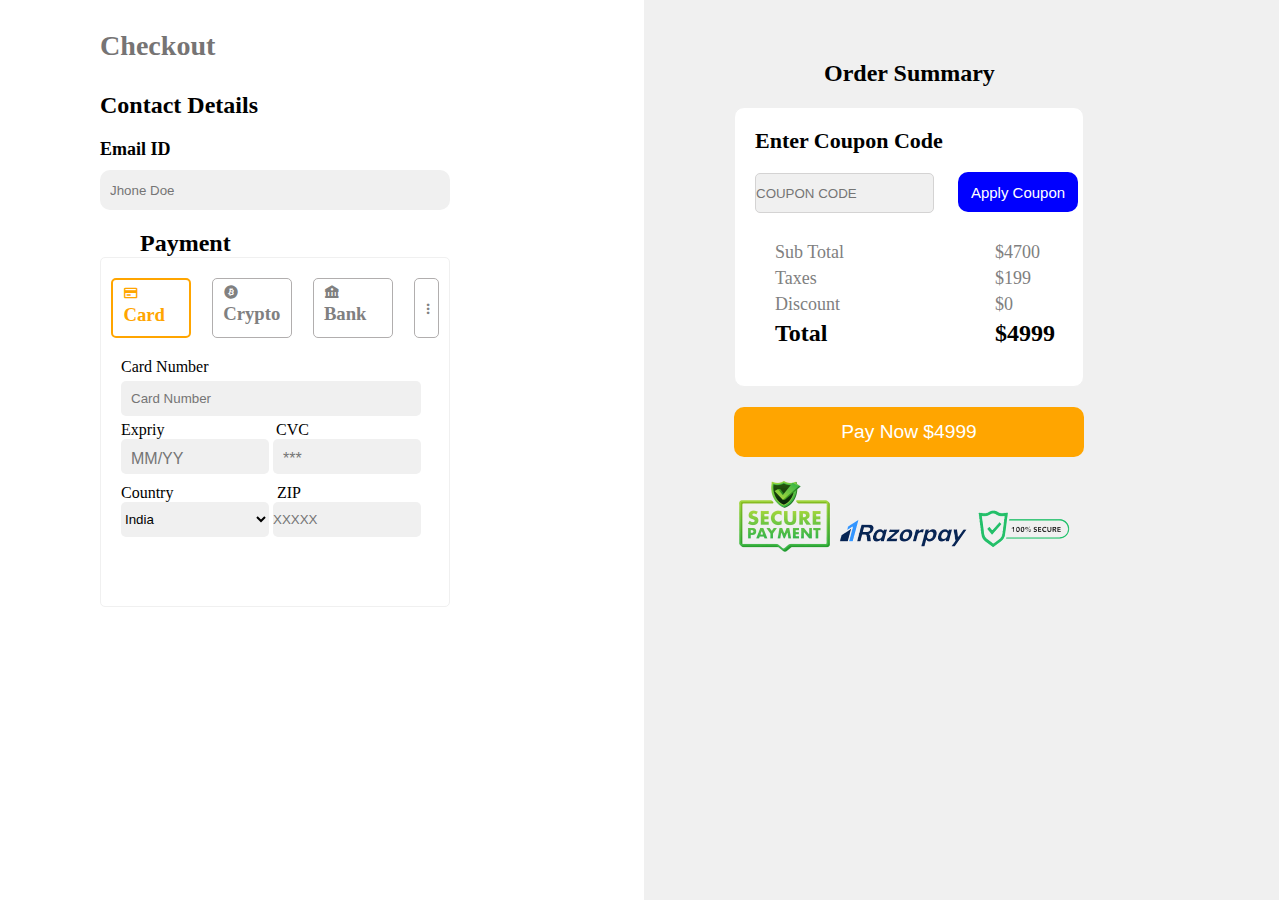
<file: paymentsection.html>
<!DOCTYPE html>
<html lang="en">
<head>
    <meta charset="UTF-8">
    <meta name="viewport" content="width=device-width, initial-scale=1.0">
    <title>Payment Section</title>
    <link rel="stylesheet" href="paymentsectioncss.css">
    <link href='https://unpkg.com/boxicons@2.1.4/css/boxicons.min.css' rel='stylesheet'>
</head>
<body>
    <section class="hero">
        <div class="hero-left">
         <div class="checkout">
            <h3>Checkout</h3> 
         </div>
<div class="contact">
    <h2>Contact Details</h4>
        <div class="email">
            <label for="emails">Email ID</label><br>
            <input type="text" placeholder="Jhone Doe" id="emails">
        </div>  
</div>
<div class="payment-div">
    <h2>Payment</h2>
    <div class="payment-div-main">
        <div class="payment-div-part">
            <div class="card">
                <i class='bx bx-credit-card' style='color:#ffa500'  ></i>
                <h3>Card</h3>
            </div>
            <div class="coin">
                <i class='bx bxl-bitcoin' undefined ></i>
              <h3>Crypto</h3>
            </div>
            <div class="bank">
                <i class='bx bxs-bank' ></i>
                <h3>Bank</h3>
            </div>
            <div class="more">
                <i class='bx bx-dots-vertical-rounded' ></i>
            </div>
        </div>
        <div class="payment-details">
            <label for="cardno">Card Number</label><br>
            <input class="cardno" type="text" placeholder="Card Number"><br>
            <div class="hhhh">
                <label for="Expiredate">Expriy</label>
                <label  class="cvcl" for="CVC">CVC</label><br>
                <input class="expiredate" type="text" placeholder="MM/YY">
                <input class="cvc" type="text" placeholder="***">
            </div>
            
            <div class="kkkk">
                <label for="Country">Country</label>
                <label class="zipcodeee" for="zip">ZIP</label>
            </div>
            <!-- <div class="country"> -->
                <select class="country" name="" id="">
                    <option value="1">India</option>
                    <option value="2">USA</option>
                </select>
            <!-- </div> -->
            <input class="zipcode" type="text" placeholder="XXXXX">
        </div>
    </div>
    
</div>


        </div>
<div class="hero-right">
<div class="center-div">
    <h3>Order Summary</h3>
</div>
<div class="payment-total">
    <div class="coupon-section">
        <div class="couponhead">
            <h4 >Enter Coupon Code</h4>
        </div>
        <br>
        <div class="inputcoupon"> <input type="text" placeholder="COUPON CODE">
            <button class="couponbtn">Apply Coupon</button>
        </div>
    </div>
    <div class="total-section">
        <div class="total-section-p">
            <div class="kmm"><p>Sub Total</p></div>
            <p class="kkk">$4700</p>
        </div><br>
        <div class="total-section-p">
           <div class="kmm"> <p>Taxes</p></div>
            <p class="kkk">$199</p>
        </div><br>
        <div class="total-section-p">
           <div class="kmm">
            <p>Discount</p>
           </div> 
            <p class="kkk">$0</p></div><br>
        <div class="total-section-p">
            <div class="kmm">
                <h1>Total</h1>
            </div>
            <h1 class="kkk">$4999</h1>
        </div><br>
    </div>
   </div>
<button class="totalamountbtn">
<p>Pay Now $4999</p>
</button>
<div class="payment-img">
    <div class="payment-img-kk">
        <img src="/secureimge.png" alt="">
    </div>
    <div class="payment-img-kk">
        <img src="razorpayimg.png" alt="">
    </div>
    <div class="payment-img-kk">
        <img src="securepaymentimge.png" alt="">
    </div>
</div>
</div>
    </section>
</body>

</html>
</file>
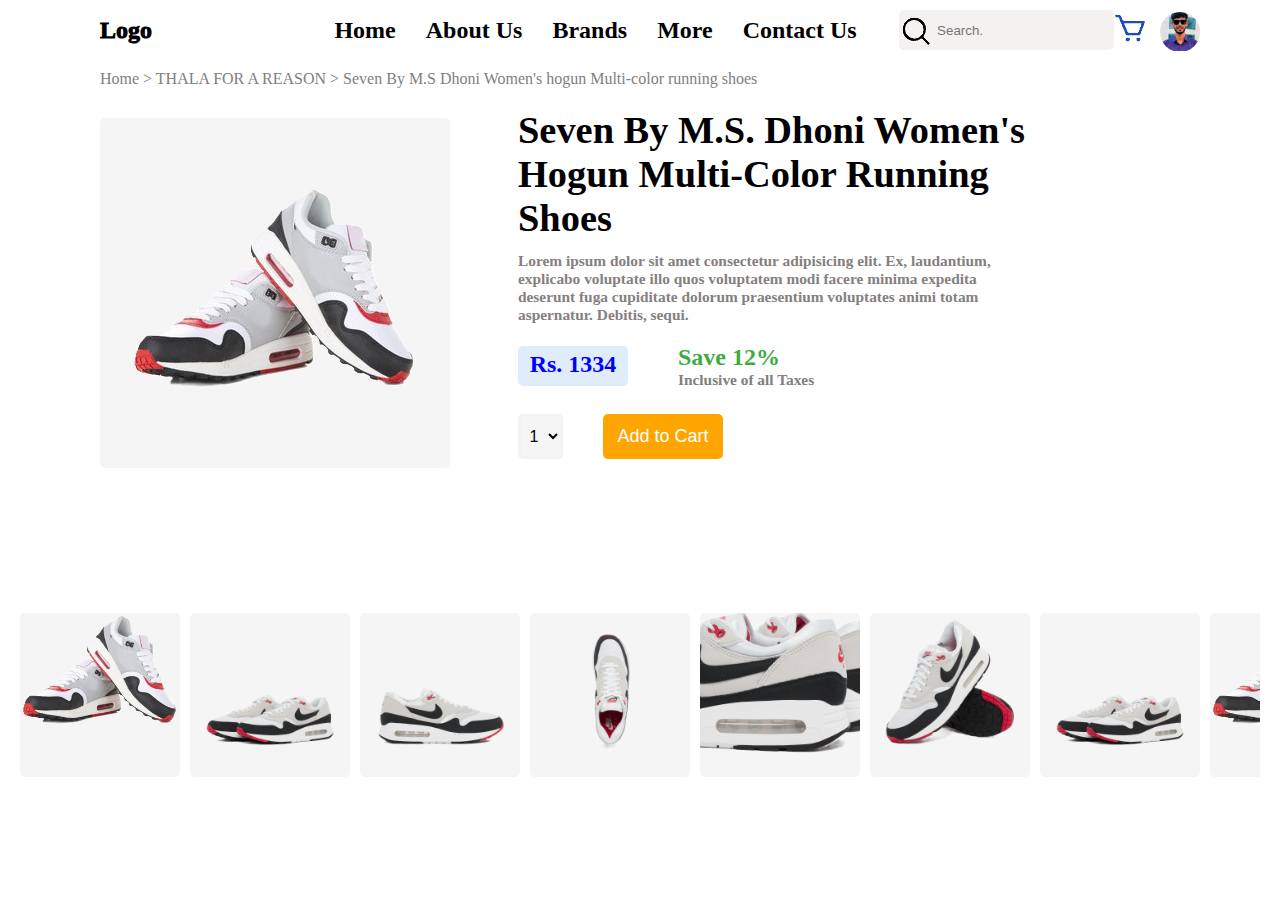
<file: product.html>
<!DOCTYPE html>
<html lang="en">
<head>
    <meta charset="UTF-8">
    <meta name="viewport" content="width=device-width, initial-scale=1.0">
    <title>Product</title>
    <link rel="stylesheet" href="productcss.css">
</head>
<body>
    <div class="product">
        <div class="navbar">
            <div class="logo">
                <p>Logo</p>
            </div>
            <ul class="navsection">
                <li><a href="#">Home</a></li>
                <li><a href="#">About Us</a></li>
                 <li><a href="#">Brands</a></li>
                 <li><a href="#">More</a></li>
                <li><a href="#">Contact Us</a></li> 
            </ul>
            <div class="searchbar">
                <div class="searchicon">
                    <img src="/search-regular-24.png" alt="searchbar"/>
                </div>
                <div class="searchinput">
                    <input type="text" placeholder="Search.">
                </div>
            </div>
            <div class="cart">
                <img src="/cart-regular-24 (1).png" alt="cart">
            </div>
            <div class="profilpic">
                <img src="/profile.png" alt="Profile">
            </div>
        </div>
<div class="navigation">
<p>Home > THALA FOR A REASON > Seven By M.S Dhoni Women's hogun Multi-color running shoes</p>
</div>

     <!-- hero section -->
     <section class="hero">
                  <div class="hero-left">
                    <div class="product-main-img">
                        <img src="/shoes imgre.png" alt="">
                    </div>
                  </div>
             <div class="hero-right">
                 <h1>Seven By M.S. Dhoni Women's Hogun Multi-Color Running Shoes</h1>
                 <p>Lorem ipsum dolor sit amet consectetur adipisicing elit. Ex, laudantium, explicabo voluptate illo quos voluptatem modi facere minima expedita deserunt fuga cupiditate dolorum praesentium voluptates animi totam aspernatur. Debitis, sequi.</p>
                <div class="rate">
                    <div class="price">
                        <p>Rs. 1334</p>
                    </div>
                    <div class="discount">
                     <h2 class="dis-rate">Save 12%</h2>
                     <p>Inclusive of all Taxes</p>
                    </div>
                </div>
                <div class="quntity">
                    <div class="value">
                        <select class="number-dropdown" name="number">
                            <option value="1">1</option>
                            <option value="2">2</option>
                            <option value="3">3</option>
                            <option value="4">4</option>
                            <option value="5">5</option>
                        </select>
                    </div>
                    <a href="/shoping-cart.html" target="_blank"><button class="addcart">
                        Add to Cart
                    </button></a>
                    
                </div>
                </div>
               </section>
               <!-- bottom gallry  -->
               <section class="gallery">
               
                <div class="scroll-container">
                    <div class="image-wrapper">
                        <img src="shoes imgre.png" alt="Image 1">
                    </div>
                    <div class="image-wrapper">
                        <img src="imge8.png" alt="Image 2">
                    </div>
                    <div class="image-wrapper">
                        <img src="imge4.png" alt="Image 3">
                    </div>
                    <div class="image-wrapper">
                        <img src="imge5.png" alt="Image 4">
                    </div>
                    <div class="image-wrapper">
                        <img src="imge6.png" alt="Image 5">
                    </div>
                    <div class="image-wrapper">
                        <img src="imge7.png" alt="Image 4">
                    </div>
                    <div class="image-wrapper">
                        <img src="imge8.png" alt="Image 5">
                    </div>
                    <div class="image-wrapper">
                        <img src="shoes imgre.png" alt="Image 4">
                    </div>
            
                </div>
            </section>
        </div>
</body>
</html>
</file>
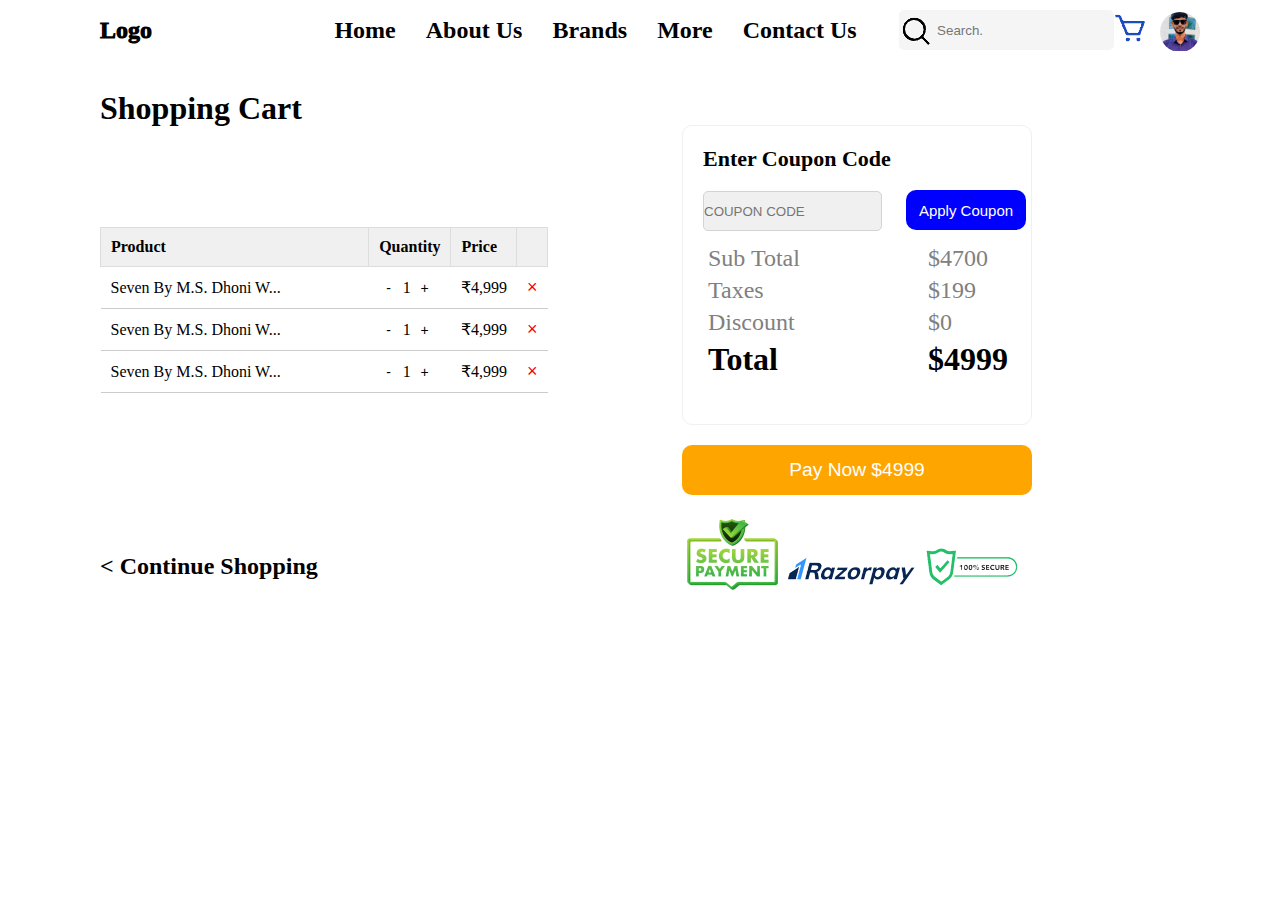
<file: shoping-cart.html>
<!DOCTYPE html>
<html lang="en">
<head>
    <meta charset="UTF-8">
    <meta name="viewport" content="width=device-width, initial-scale=1.0">
    <title>Cart</title>
    <link rel="stylesheet" href="cartcss.css">
</head>
<body>
    <div class="navbar">
        <div class="logo">
            <p>Logo</p>
        </div>
        <ul class="navsection">
            <li><a href="#">Home</a></li>
            <li><a href="#">About Us</a></li>
             <li><a href="#">Brands</a></li>
             <li><a href="#">More</a></li>
            <li><a href="#">Contact Us</a></li> 
        </ul>
        <div class="searchbar">
            <div class="searchicon">
                <img src="/search-regular-24.png" alt="searchbar"/>
            </div>
            <div class="searchinput">
                <input type="text" placeholder="Search.">
            </div>
        </div>
        <div class="cart">
            <img src="/cart-regular-24 (1).png" alt="cart">
        </div>
        <div class="profilpic">
            <img src="/profile.png" alt="Profile">
        </div>
    </div>
  <!-- hero section -->
<section class="hero">
<div class="hero-left">
<h1>Shopping Cart</h1>
<div class="tablediv">
    <table class="product-table">
        <thead>
            <tr>
                <th>Product</th>
                <th>Quantity</th>
                <th>Price</th>
                <th></th>
            </tr>
        </thead>
        <tbody>
            <tr>
                <td>Seven By M.S. Dhoni W...</td>
                <td>
                    <button class="quantity-btn">-</button>
                    <span>1</span>
                    <button class="quantity-btn">+</button>
                </td>
                <td>₹4,999</td>
                <td><button class="delete-btn">×</button></td>
            </tr>
            <tr>
                <td>Seven By M.S. Dhoni W...</td>
                <td>
                    <button class="quantity-btn">-</button>
                    <span>1</span>
                    <button class="quantity-btn">+</button>
                </td>
                <td>₹4,999</td>
                <td><button class="delete-btn">×</button></td>
            </tr>
            <tr>
                <td>Seven By M.S. Dhoni W...</td>
                <td>
                    <button class="quantity-btn">-</button>
                    <span>1</span>
                    <button class="quantity-btn">+</button>
                </td>
                <td>₹4,999</td>
                <td><button class="delete-btn">×</button></td>
            </tr>
        </tbody>
    </table>
</div>
<div class="contuine-shoping">
    <h2> < Continue Shopping</h2>
</div>
</div>
<div class="hero-right">
   <div class="payment-total">
    <div class="coupon-section">
        <div class="couponhead">
            <h4 >Enter Coupon Code</h4>
        </div>
        <br>
        <div class="inputcoupon"> <input type="text" placeholder="COUPON CODE">
            <button class="couponbtn">Apply Coupon</button>
        </div>
    </div>
    <div class="total-section">
        <div class="total-section-p">
            <div class="kmm"><p>Sub Total</p></div>
            <p class="kkk">$4700</p>
        </div><br>
        <div class="total-section-p">
           <div class="kmm"> <p>Taxes</p></div>
            <p class="kkk">$199</p>
        </div><br>
        <div class="total-section-p">
           <div class="kmm">
            <p>Discount</p>
           </div> 
            <p class="kkk">$0</p></div><br>
        <div class="total-section-p">
            <div class="kmm">
                <h1>Total</h1>
            </div>
            <h1 class="kkk">$4999</h1>
        </div><br>
    </div>
   </div>
   <a href="/paymentsection.html" target="_blank"><button class="totalamountbtn">
    <p>Pay Now $4999</p>
    </button></a>

<div class="payment-img">
    <div class="payment-img-kk">
        <img src="/secureimge.png" alt="">
    </div>
    <div class="payment-img-kk">
        <img src="razorpayimg.png" alt="">
    </div>
    <div class="payment-img-kk">
        <img src="securepaymentimge.png" alt="">
    </div>
</div>
</div>


</section>
</body>
</html>
</file>
<file: paymentsectioncss.css>
*{
    margin: 0;
    padding: 0; /* It's often useful to include padding reset as well */
    box-sizing: border-box;
}
body{
    width: 100vw;
    height: 100vh;
    overflow: hidden;
}
.hero { 
    display: inline-block;
    width: 100vw;
    height: 100vh;
}
.hero-left {
    padding-left: 60px;
    height: 100vh;
    width: 50vw;
    display: inline-block;
    vertical-align: top;
}

.checkout{
margin-top: 30px;
margin-left: 40px;
font-size: x-large;
color: #767474;
}
.contact{
    margin-top: 30px;
    margin-left: 40px;
}
.email{
    margin-top: 20px;
}
.email label{
    font-size: large;
    font-weight: 700;
}
.email input{
    margin-top: 10px;
    background-color: #f0f0f0;
    height: 40px;
    width: 350px;
    border: none;
    border-radius: 10px;
    padding-left: 10px;
}
.email input:focus{
    outline: none;
}
.payment-div{
    width: 450px;
    height: 450px;
    margin-top: 10px;
    margin-left: 40px;
}

.payment-div h2{
    margin-top: 20px;
    margin-left: 40px;
}
.payment-div-main{
    border: 1.5px solid #f0f0f0;
    width: 350px;
    height: 350px;
    border-radius: 5px;
}
.payment-div-part{
    margin-top: 20px;
   display: flex;
   justify-content: space-around;
}
.card{
    display: inline;
    padding-top: 5px;
    padding-left: 10px;
    width: 80px;
    height: 60px;
    border: 2px solid orange;
 color: orange;
 border-radius: 5px;  
 cursor: pointer;
}
.coin{
    display: inline;
    padding-top: 5px;
    padding-left: 10px;
    width: 80px;
    height: 60px;
    border: 1px solid rgb(177, 174, 174);
 color: gray;
 border-radius: 5px ;
 cursor: pointer;
}
.bank{
    display: inline;
    padding-top: 5px;
    padding-left: 10px;
    width: 80px;
    height: 60px;
    border: 1px solid rgb(177, 174, 174);
 color: gray;
 border-radius: 5px ;
 cursor: pointer;
}
.more{
    cursor: pointer;
    display: inline;
    padding-top: 22px;
    padding-left: 5px;
    width: 25px;
    height: 60px;
    border: 1px solid rgb(177, 174, 174);
 color: gray;
 border-radius: 5px    ;
}
.payment-details{
    margin-top: 20px;
    margin-left: 20px;
}
.payment-details input:focus{
    outline: none;
}
.cardno{
    margin-top: 5px;
    height: 35px;
    width: 300px;
    background-color: #f0f0f0;
    border-radius: 5px;
    border: none;
      padding: 10px;
}
.hhhh{
    margin-top: 5px;
}
.cvcl{
    float: right;
    margin-right: 140px;
}
.cvc, .expiredate{
    padding-top: 5px;
    font-size: medium;
    padding-left: 10px;
    border: none;
    height: 35px;
    width: 148px;
    border-radius: 5px;
    background-color: #f0f0f0;
}
.kkkk{
    margin-top: 10px;
}
.zipcodeee{
    float: right;
    margin-right: 148px;
}
.country,.zipcode{
  border-radius: 5px;
    background-color: #f0f0f0;
    height: 35px;
    width: 148px;
    border: none;
}
.hero-right{
    width: 49.6vw;
    height: 100vh;
background-color: #f0f0f0;
display: inline-block;
vertical-align: top;
}
.center-div h3{
    margin-top: 60px;
    margin-left: 180px;
    font-size: x-large;
}
.payment-total{
    margin-top: 20px;
    margin-left: 90px;
    background-color: white;
    height: 280px;
    width: 350px;
    border-radius: 10px;
    border: 1.5px solid #f0f0f0;
}
.couponhead{
    font-size: 22px;
    margin-top: 20px;
    padding-left: 20px;
}
.inputcoupon{
    border:none;
    border-radius: 5px;
    height: 40px;
    margin-left: 20px;
}
.inputcoupon input{
    border:none;
    border-radius: 5px;
    border: 1.5px solid #d4d3d3;
    background-color: #f0f0f0;
    height: 40px;
}
.inputcoupon input:focus{
    outline: none;
}
.couponbtn{
    margin-left: 20px;
    background-color: blue;
    border: none;
    border-radius: 10px;
    color: white;
    height: 40px;
    font-size: 15px;
    width: 120px;
}
.couponbtn:hover{
    cursor: pointer;
}
.total-section{
    display: inline-block;
    width: 400px;
    margin-left: 20px;
    margin-top: 10px;
    padding: 20px;
}
.total-section-p{
    display: inline-block;
}
.kmm{
    display: inline-block;
    margin-bottom: 5px;
    width: 120px;
}
.kkk{
    margin-left: 100px;
    float: right;
}
.total-section-p p{
    display: inline;
    color: grey;
    font-size: large;
}
.total-section-p h1{
    font-size: x-large;
}
.totalamountbtn{
    background-color: orange;
    margin-top: 20px;
    border-radius: 10px;
    height: 50px;
    width: 350px;
    color: white;
    font-size: larger;
    display: flex;
    justify-content: center;
    align-items: center;
    border: none;
    margin-left: 90px;
}
.totalamountbtn:hover{
    cursor: pointer;
}
.payment-img{
    margin-left: 90px;
    margin-top: 20px;
    width: 350px;
}
.payment-img-kk{
    display: inline;
}
</file>
<file: productcss.css>
*{
    margin: 0;
    padding: 0; /* It's often useful to include padding reset as well */
    box-sizing: border-box;
}
body{
    width: 100vw;
    height: 100vh;
    overflow: hidden;
}
.product{
    width: 100vw;
    height: 100vh;
}
.navbar{
    display: flex;
    align-items: center;
    height: 60px;
    width: 100%;
    /* background-color: aqua; */
    padding: 0 50px; /* Add padding for spacing */
    justify-content: space-between; /* Align items to ends */
}
.logo{
margin-left: 50px
}
.logo p{
    font-weight: 1000;
    font-size: x-large;
}
.navsection{
    display: flex;
margin-left: 170px;
    list-style-type: none;
}
.navsection li{
    margin-right: 30px;
}
.navsection li a {
    font-size:x-large;
    font-weight: 900;
    color: rgb(0, 0, 0);
    text-decoration: none;
}
.searchbar{
    background-color: rgb(244, 241, 241);
    height: 40px;
    width: 50px;
    border-radius: 5px;
display: flex;
margin-right: 140px;
}
.searchicon{
    height: 40px;
}
.searchicon img{
    margin-top: 4px;
}
.searchicon:hover{
    cursor: pointer;
    box-shadow: 10px 5px 10px rgb(244, 241, 241);;
}
.searchinput{
    margin-left: 5px;
    border-radius: 5px;
}
.searchinput input{
    border:none;
    border-radius: 5px;
    background-color: rgb(244, 241, 241);;
    height: 40px;
}
.searchinput input:focus{
    outline: none;
}
.cart{
    margin-left: 10px;
}
.cart:hover{
    cursor: pointer;
}
.profilpic{
    margin-top: 4px;
    margin-right: 30px;
    height: 40px;
    width: 40px;
    border-radius: 50%;
    overflow: hidden;
}
.profilpic:hover{
    cursor: pointer;
}
.navigation{
    margin: 10px;
    margin-left: 100px;
    color: gray;
    cursor: pointer;
}
.hero {
    display: inline-block;
    width: 100vw;
    height: 55vh;
}
.hero-left {
    width: 30vw;
    display: inline-block;
    vertical-align: top;
    margin-top: 20px;
    margin-left: 100px;
}
.product-main-img{
    height: 350px;
    width: 350px;
    background-color: #f5f5f5;
    border-radius: 5px;
    display: flex;
    justify-content: center;
    align-items: center;
}

.hero-right {
    margin-left: 30px;
    margin-top: 10px;
    width: 40vw;
    display: inline-block;
    vertical-align: top;
}
.hero-right a{
    text-decoration: none;
}
.hero-right h1 {
    font-size: 3vw;
    margin-bottom: 0.3em;
}

.hero-right p {
    font-size: 1.2vw;
    font-weight: 800;
    color: rgb(133, 128, 128);
}
.rate{
    height: 80px;
    width: 400px;
    display: flex;
    align-items: center;
    
}
.price{
    /* margin-left: 20px; */
    margin-top: 4px;
    height: 40px;
    width: 110px;
    border-radius: 5px;
    background-color: rgb(222, 236, 252);
}
.price p{
    display: flex;
    justify-content: center;
    padding-top: 5px;
    font-size: x-large;
    color:blue;
}
.discount{
    /* background-color: aqua; */
    height: 40px;
    width: 200px;
    margin-left: 50px;
}

.discount p{
    color: gray;
}
.dis-rate{
    font-weight: 900p;
    color: rgb(62, 172, 62);
}
.quntity{
    margin-top: 10px;
    display: flex;
}
.value{
    display: flex;
    justify-content: center;
    align-items: center;
    height: 45px;
    width: 45px;
    background-color: rgb(244, 241, 241);
    border-radius: 5px;
}
.value select{
    outline: none;
    height: 40px;
    width: 40px;
    background-color:  #f5f5f5;
}
.number-dropdown {
    border: none;
    outline: none; /* Removes the outline when focused */
    padding: 5px; /* Optional padding for a better look */
    background-color: #f0f0f0; /* Optional background color */
    font-size: 16px;
}
.addcart{
    cursor: pointer;
    border: none;
    display: flex;
    justify-content: center;
    align-items: center;
    height: 45px;
    width: 120px;
    color: white;
    margin-left: 40px;
    border-radius: 5px;
    font-size: large;
    background-color: orange;
}
 /* Styling the gallery section */
 .gallery {
    padding: 20px;
    /* background-color: #f5f5f5; */
}

/* Heading style for the gallery */
.gallery h2 {
    text-align: center;
    margin-bottom: 20px;
    font-size: 24px;
}

/* Scroll container styling */
.scroll-container {
    display: flex;
    overflow-x: auto;
    padding-bottom: 10px; /* Spacing for better visibility */
    scrollbar-width: none; /* Hide scrollbar for Firefox */
}

.scroll-container::-webkit-scrollbar {
    display: none; /* Hide scrollbar for Chrome, Safari, and Edge */
}

/* Individual image container */
.image-wrapper {
    background-color: #f5f5f5;
    border-radius: 5px;
    flex: 0 0 auto;
    margin-right: 10px;
}

/* Image styling */
.image-wrapper img {
    width: 160px; /* Adjust size as needed */
    height: auto;
    border-radius: 8px; /* Rounded corners for a nicer look */
}
</file>
<file: cartcss.css>
*{
    margin: 0;
    padding: 0; /* It's often useful to include padding reset as well */
    box-sizing: border-box;
}
body{
    width: 100vw;
    height: 100vh;
    overflow: hidden;
}
.navbar{
    display: flex;
    align-items: center;
    height: 60px;
    width: 100%;
    /* background-color: aqua; */
    padding: 0 50px; /* Add padding for spacing */
    justify-content: space-between; /* Align items to ends */
}
.logo{
margin-left: 50px
}
.logo p{
    font-weight: 1000;
    font-size: x-large;
}
.navsection{
    display: flex;
margin-left: 170px;
    list-style-type: none;
}
.navsection li{
    margin-right: 30px;
}
.navsection li a {
    font-size:x-large;
    font-weight: 900;
    color: rgb(0, 0, 0);
    text-decoration: none;
}
.searchbar{
    background-color: #f5f5f5;
    height: 40px;
    width: 50px;
    border-radius: 5px;
display: flex;
margin-right: 140px;
}
.searchicon{
    height: 40px;
}
.searchicon img{
    margin-top: 4px;
}
.searchicon:hover{
    cursor: pointer;
    box-shadow: 10px 5px 10px rgb(206, 202, 202);
}
.searchinput{
    margin-left: 5px;
    border-radius: 5px;
}
.searchinput input{
    border:none;
    border-radius: 5px;
    background-color: #f5f5f5;
    height: 40px;
}
.searchinput input:focus{
    outline: none;
}
.cart{
    margin-left: 10px;
}
.cart:hover{
    cursor: pointer;
}
.profilpic{
    margin-top: 4px;
    margin-right: 30px;
    height: 40px;
    width: 40px;
    border-radius: 50%;
    overflow: hidden;
}
.profilpic:hover{
    cursor: pointer;
}
.hero{
    display: inline-block;
    width: 100vw;
    height: 60vh;
}
.hero-left{
    width: 35vw;
    display: inline-block;
    vertical-align: top;
    margin-top: 30px;
    margin-left: 100px;
}
.hero-right a{
    text-decoration: none;
}
.hero-left h1{
    font-size: xx-large;

}
.tablediv{
margin-top: 100px;
}
table {
    width: 100%;
    border-collapse: collapse;
}

thead th {
    width: 100%;
    text-align: left;
    background-color: #f0f0f0;
    padding: 10px;
    font-weight: bold;
    border: 1px solid #ddd;
}

tbody td {   
    padding: 10px;
    border-bottom: 1px solid #ccc;
}

.product-table {
    width: 100%;
    /* margin: auto; */
    border-radius: 4px;
    background-color: white;
}

.quantity-btn {
    height: 20px;
    width: 20px;
    display: inline-block;
    justify-content: center;
    align-items: center;
    background-color: #fff;
    border: 0px;
    cursor: pointer;
    font-size: 14px;
    border-radius: 3px;
}

.quantity-btn:hover {
    background-color: #f0f0f0;
}

.delete-btn {
    background-color: #fff;
    border: none;
    color: red;
    font-size: 18px;
    cursor: pointer;
}

.delete-btn:hover {
    color: darkred;
}
.contuine-shoping{
    margin-top: 160px;
}
.contuine-shoping:hover{
    cursor: pointer;
}
.hero-right{
    margin-left: 130px;
    margin-top: 65px;
    width: 40vw;
    display: inline-block;
    vertical-align: top;
}
.payment-total{
    /* background-color: #f0f0f0; */
    height: 300px;
    width: 350px;
    border-radius: 10px;
    border: 1.5px solid #f0f0f0;
}
.couponhead{
    font-size: 22px;
    margin-top: 20px;
    padding-left: 20px;
}
.inputcoupon{
    border:none;
    border-radius: 5px;
    height: 40px;
    margin-left: 20px;
}
.inputcoupon input{
    border:none;
    border-radius: 5px;
    border: 1.5px solid #d4d3d3;
    background-color: #f0f0f0;
    height: 40px;
}
.inputcoupon input:focus{
    outline: none;
}
.couponbtn{
    margin-left: 20px;
    background-color: blue;
    border: none;
    border-radius: 10px;
    color: white;
    height: 40px;
    font-size: 15px;
    width: 120px;
}
.couponbtn:hover{
    cursor: pointer;
}
.total-section{
    display: inline-block;
    width: 400px;
    margin-left: 20px;
    margin-top: 10px;
    padding: 5px;
}
.total-section-p{
    display: inline-block;
}
.kmm{
    display: inline-block;
    margin-bottom: 5px;
    width: 120px;
}
.kkk{
    margin-left: 100px;
    float: right;
}
.total-section-p p{
    display: inline;
    color: grey;
    font-size: x-large;
}
.total-section-p h1{
    font-size: xx-large;
}
.totalamountbtn{
    background-color: orange;
    margin-top: 20px;
    border-radius: 10px;
    height: 50px;
    width: 350px;
    color: white;
    font-size: larger;
    display: flex;
    justify-content: center;
    align-items: center;
    border: none;
}
.totalamountbtn:hover{
    cursor: pointer;
}
.payment-img{
    margin-top: 20px;
    width: 350px;
}
.payment-img-kk{
    display: inline;
}
</file>
